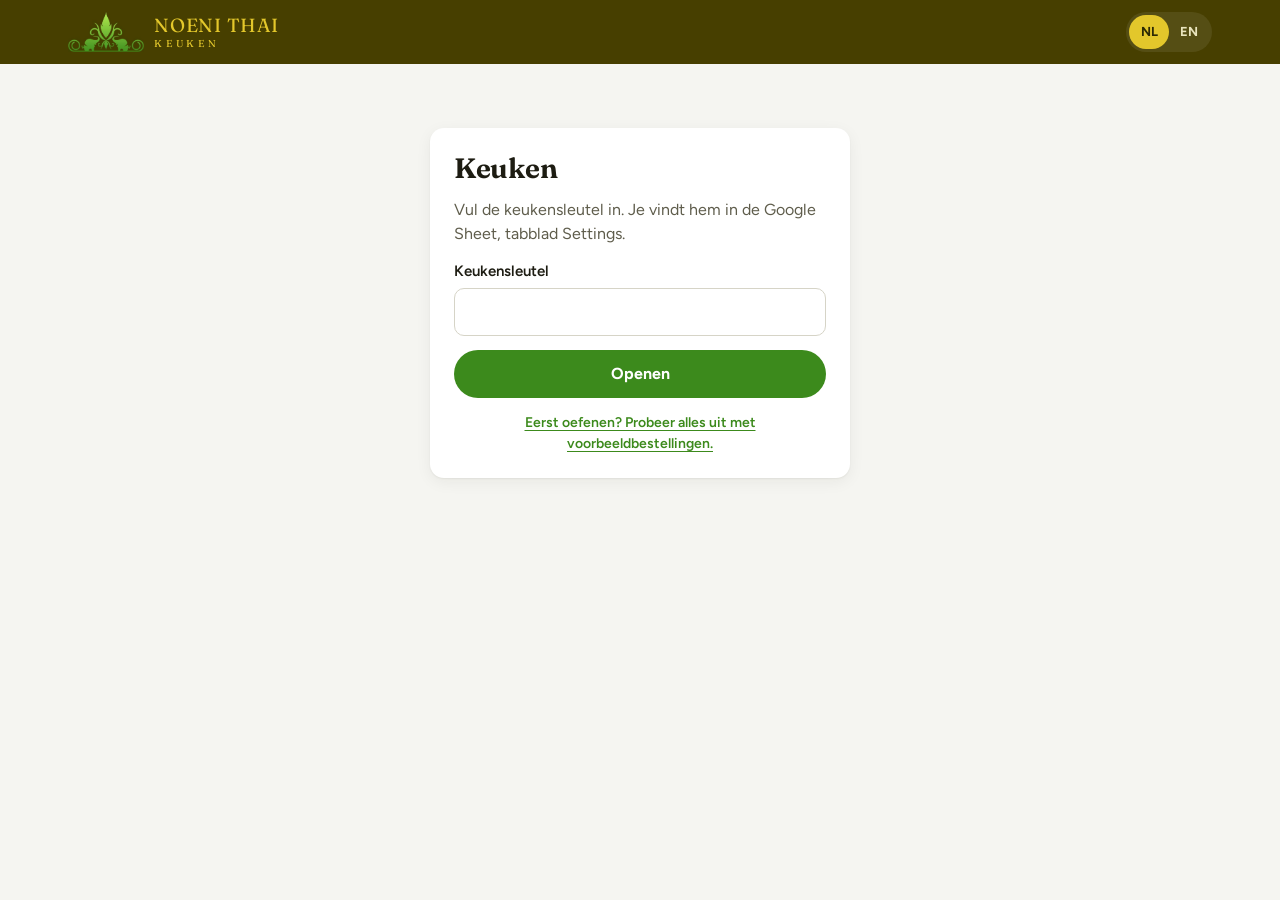
<file: keuken.html>
<!doctype html>
<html lang="nl-BE">
<head>
  <meta charset="utf-8">
  <meta name="viewport" content="width=device-width, initial-scale=1, viewport-fit=cover">
  <meta name="robots" content="noindex, nofollow">
  <title>Keuken · Noeni Thai Kitchen</title>
  <meta name="theme-color" content="#473f00">
  <link rel="icon" href="img/icon.svg" type="image/svg+xml">
  <link rel="preconnect" href="https://fonts.googleapis.com">
  <link rel="preconnect" href="https://fonts.gstatic.com" crossorigin>
  <link href="https://fonts.googleapis.com/css2?family=Fraunces:opsz,wght@9..144,500;9..144,650&family=Figtree:wght@400;500;600;700&display=swap" rel="stylesheet">
  <link rel="stylesheet" href="styles.css">
  <link rel="stylesheet" href="keuken.css">
</head>
<body class="k">
  <div class="demo-bar" id="demoBar" hidden></div>
  <header class="top">
    <div class="wrap top-in">
      <a class="brand" href="index.html" aria-label="Noeni Thai Kitchen">
        <span class="brand-mark" aria-hidden="true"></span>
        <span class="brand-name">Noeni Thai<small data-t="kitchen">Kitchen</small></span>
      </a>
      <div class="lang" role="group" aria-label="Language">
        <button type="button" data-lang="nl">NL</button>
        <button type="button" data-lang="en">EN</button>
      </div>
    </div>
  </header>

  <!-- Login -->
  <main class="wrap k-login" id="login" hidden>
    <form id="loginForm" class="k-card">
      <h1 data-t="loginTitle"></h1>
      <p class="muted" data-t="loginText"></p>
      <div class="field">
        <label for="key" data-t="key"></label>
        <input id="key" type="password" autocomplete="current-password" required>
      </div>
      <p class="err" id="loginErr"></p>
      <button class="btn btn-primary btn-block" data-t="login"></button>
      <button type="button" class="btn-link small" id="practiceLogin" hidden data-act="practice" data-t="practiceLogin"></button>
    </form>
  </main>

  <!-- Dashboard -->
  <main class="wrap k-main" id="dash" hidden>
    <div class="k-toolbar">
      <div class="field">
        <label for="day" data-t="day"></label>
        <select id="day"></select>
      </div>
      <div class="field">
        <label for="route" data-t="route"></label>
        <select id="route"></select>
      </div>
      <div class="k-actions">
        <button type="button" class="btn btn-ghost" id="refresh" data-t="refresh"></button>
        <button type="button" class="btn btn-ghost" id="csv" data-t="csv"></button>
        <button type="button" class="btn btn-ghost" id="printSlips" data-t="printSlips"></button>
        <button type="button" class="btn btn-ghost" id="help" data-t="help"></button>
      </div>
    </div>

    <div class="k-stats" id="stats"></div>

    <div class="k-tabs" role="tablist">
      <button type="button" role="tab" data-tab="cook" data-t="tabCook"></button>
      <button type="button" role="tab" data-tab="deliver" data-t="tabDeliver"></button>
      <button type="button" role="tab" data-tab="orders" data-t="tabOrders"></button>
    </div>

    <section id="tab-cook" class="k-panel"></section>
    <section id="tab-deliver" class="k-panel"></section>
    <section id="tab-orders" class="k-panel"></section>
    <p class="muted k-empty" id="empty" hidden data-t="none"></p>
  </main>

  <!-- Packing slips, only shown when printing -->
  <div class="slips" id="slips"></div>

  <div class="toast" id="toast" role="status" hidden></div>

  <script src="config.js" defer></script>
  <script src="menu.js" defer></script>
  <script src="shared.js" defer></script>
  <script src="demo.js" defer></script>
  <script src="guide.js" defer></script>
  <script src="keuken.js" defer></script>
</body>
</html>
</file>
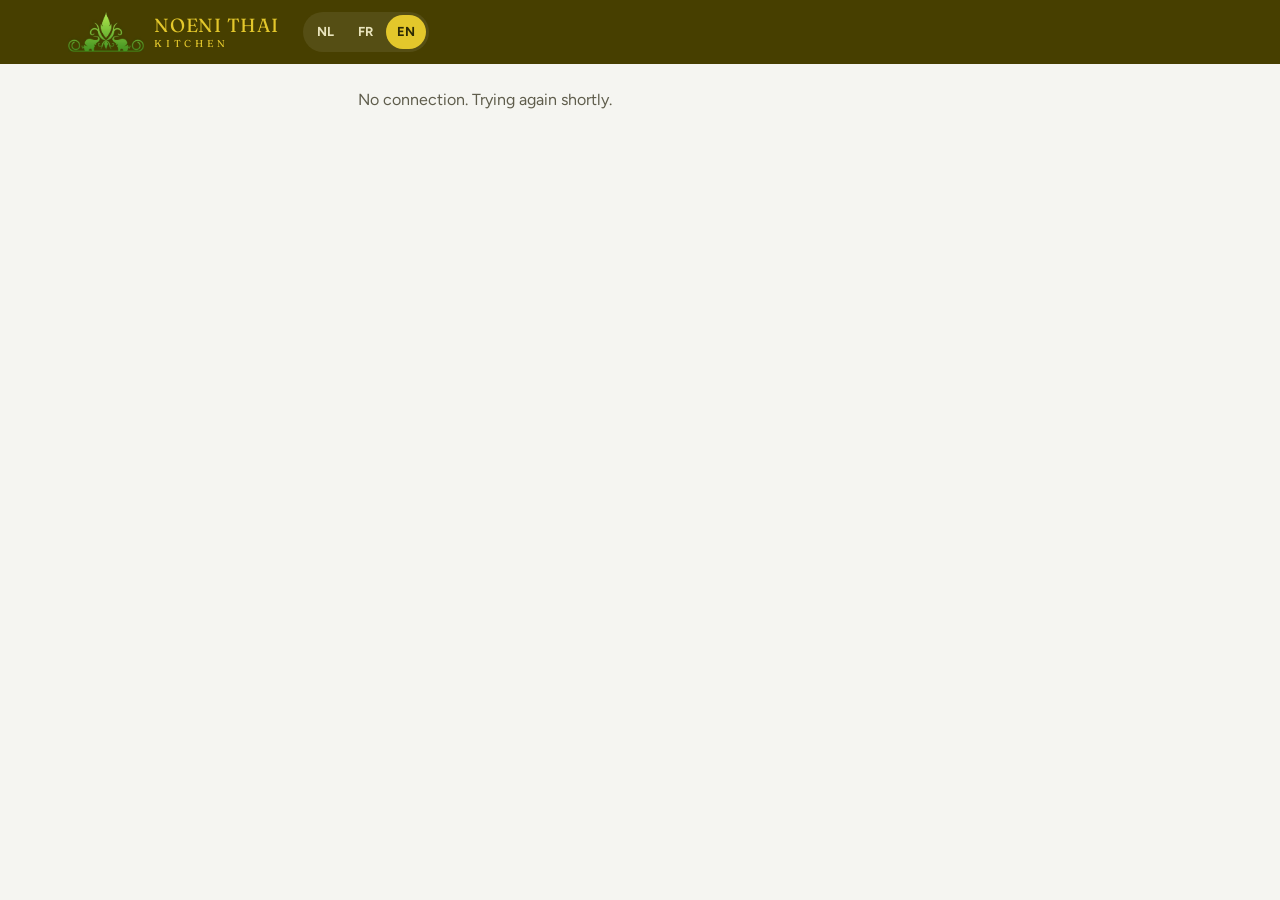
<file: track.html>
<!doctype html>
<html lang="nl-BE">
<head>
  <meta charset="utf-8">
  <meta name="viewport" content="width=device-width, initial-scale=1, viewport-fit=cover">
  <meta name="robots" content="noindex, nofollow">
  <meta name="referrer" content="no-referrer">
  <title>Volg je levering · Noeni Thai Kitchen</title>
  <meta name="theme-color" content="#473f00">
  <link rel="icon" href="img/icon.svg" type="image/svg+xml">
  <link rel="preconnect" href="https://fonts.googleapis.com">
  <link rel="preconnect" href="https://fonts.gstatic.com" crossorigin>
  <link href="https://fonts.googleapis.com/css2?family=Fraunces:opsz,wght@9..144,500;9..144,650&family=Figtree:wght@400;500;600;700&display=swap" rel="stylesheet">
  <link rel="stylesheet" href="styles.css">
  <link rel="stylesheet" href="track.css">
</head>
<body>
  <div class="demo-bar" id="demoBar" hidden>
    <span id="demoText"></span>
    <label class="t-demo-pick"><span id="demoPickLabel"></span> <select id="demoPick"></select></label>
  </div>
  <header class="top">
    <div class="wrap top-in">
      <a class="brand" href="index.html" aria-label="Noeni Thai Kitchen">
        <span class="brand-mark" aria-hidden="true"></span>
        <span class="brand-name">Noeni Thai<small>Kitchen</small></span>
      </a>
      <div class="lang" role="group" aria-label="Taal / Langue / Language">
        <button type="button" data-lang="nl">NL</button>
        <button type="button" data-lang="fr">FR</button>
        <button type="button" data-lang="en">EN</button>
      </div>
    </div>
  </header>

  <main class="wrap t-main">
    <p class="muted" id="loading"></p>
    <section class="t-card" id="card" hidden aria-live="polite"></section>
    <section class="t-card t-error" id="error" hidden></section>
    <p class="t-help" id="help" hidden></p>
  </main>

  <script src="config.js" defer></script>
  <script src="menu.js" defer></script>
  <script src="shared.js" defer></script>
  <script src="demo.js" defer></script>
  <script src="track.js" defer></script>
</body>
</html>
</file>
<file: styles.css>
/* Noeni Thai Kitchen — colours taken from the logo (deep olive, leaf green, gold). */
:root {
  --olive: #473f00;
  --olive-2: #57520f;
  --olive-ink: #2c2a04;
  --leaf: #3c8a1c;
  --leaf-hover: #2f7213;
  --leaf-soft: #ebf5e3;
  --gold: #e3c72b;
  --gold-hover: #f0d643;
  --gold-soft: #fbf4c9;
  --chili: #b8380e;
  --chili-soft: #fdebe3;
  --ice: #1d6aa3;
  --ice-soft: #e6f1fa;

  --bg: #f5f5f1;
  --surface: #ffffff;
  --ink: #1d1c12;
  --muted: #5f5d4c;
  --line: #e3e1d6;
  --focus: #1d6aa3;

  --r: 14px;
  --r-sm: 10px;
  --shadow: 0 1px 2px rgba(40, 38, 10, .06), 0 4px 16px rgba(40, 38, 10, .06);
  --shadow-lg: 0 10px 40px rgba(40, 38, 10, .18);
  --font: 'Figtree', system-ui, -apple-system, 'Segoe UI', sans-serif;
  --serif: 'Fraunces', Georgia, serif;
  --bar-h: 0px;
}

*, *::before, *::after { box-sizing: border-box; }
html { scroll-behavior: smooth; -webkit-text-size-adjust: 100%; }
body {
  margin: 0;
  background: var(--bg);
  color: var(--ink);
  font: 16px/1.5 var(--font);
  text-align: left;
  -webkit-font-smoothing: antialiased;
  padding-bottom: var(--bar-h);
}
body.locked { overflow: hidden; }
img { max-width: 100%; display: block; }
h1, h2, h3 { line-height: 1.15; margin: 0; }
h1, h2 { font-family: var(--serif); font-weight: 650; letter-spacing: -.01em; }
p { margin: 0; }
a { color: var(--leaf); }
button { font: inherit; color: inherit; cursor: pointer; }
input, select, textarea { font: inherit; color: inherit; }
[hidden] { display: none !important; }
:focus-visible { outline: 3px solid var(--focus); outline-offset: 2px; border-radius: 6px; }
svg { width: 1em; height: 1em; fill: none; stroke: currentColor; stroke-width: 2.2; stroke-linecap: round; stroke-linejoin: round; }

.wrap { width: 100%; max-width: 1200px; margin: 0 auto; padding: 0 16px; }
@media (min-width: 720px) { .wrap { padding: 0 28px; } }
.muted { color: var(--muted); }
.skip { position: absolute; left: -999px; top: 8px; background: #fff; padding: 8px 12px; z-index: 100; }
.skip:focus { left: 8px; }

/* ---------- buttons ---------- */
.btn {
  display: inline-flex; align-items: center; justify-content: center; gap: 8px;
  min-height: 48px; padding: 0 22px; border-radius: 999px; border: 0;
  font-weight: 700; text-decoration: none; white-space: nowrap;
  transition: background .15s, transform .1s;
}
.btn:active { transform: translateY(1px); }
.btn-primary { background: var(--leaf); color: #fff; }
.btn-primary:hover { background: var(--leaf-hover); }
.btn-primary:disabled { background: #b9c4ad; cursor: not-allowed; }
.btn-gold { background: var(--gold); color: var(--olive-ink); }
.btn-gold:hover { background: var(--gold-hover); }
.btn-dark { background: var(--olive); color: #fff; }
.btn-ghost { background: var(--surface); border: 1.5px solid var(--line); color: var(--ink); }
.btn-ghost:hover { border-color: var(--olive-2); }
.btn-block { width: 100%; }
.btn-link { background: none; border: 0; padding: 0; color: var(--leaf); font-weight: 600; text-decoration: underline; text-underline-offset: 3px; }
.btn-link.small, .small { font-size: 14px; }
.icon-btn { width: 44px; height: 44px; border-radius: 50%; border: 0; background: transparent; display: grid; place-items: center; font-size: 22px; }
.icon-btn:hover { background: var(--bg); }

/* ---------- top ---------- */
.demo-bar { background: var(--gold-soft); color: var(--olive-ink); font-size: 14px; padding: 8px 16px; border-bottom: 1px solid #efe29a; }
.banner { background: var(--leaf); color: #fff; padding: 10px 16px; font-weight: 600; }
.top { background: var(--olive); color: #fff; position: sticky; top: 0; z-index: 30; }
.top-in { display: flex; align-items: center; gap: 16px; height: 64px; }
.brand { display: flex; align-items: center; gap: 10px; text-decoration: none; color: var(--gold); }
/* Emblem cut out of the logo file (elephants + leaf), name set in type next to it. */
.brand-mark { width: 76px; height: 40px; background: url(img/logo.jpg) -35.6px -0.9px / 147px auto no-repeat; flex: none; }
.brand-name { font-family: var(--serif); font-size: 19px; line-height: 1; letter-spacing: .04em; text-transform: uppercase; white-space: nowrap; }
.brand-name small { display: block; font-size: 10px; letter-spacing: .38em; margin-top: 4px; }
@media (max-width: 420px) { .brand-mark { display: none; } }
.top-nav { display: none; gap: 24px; margin-left: auto; }
.top-nav a { color: #f2edc6; text-decoration: none; font-weight: 600; font-size: 15px; }
.top-nav a:hover { color: var(--gold); }
.lang { margin-left: auto; display: flex; background: rgba(255,255,255,.08); border-radius: 999px; padding: 3px; }
.lang button { border: 0; background: none; color: #e9e4bd; font-size: 13px; font-weight: 700; padding: 6px 11px; border-radius: 999px; min-width: 40px; min-height: 34px; }
.lang button[aria-pressed="true"] { background: var(--gold); color: var(--olive-ink); }
@media (min-width: 860px) { .top-nav { display: flex; } .lang { margin-left: 8px; } }

/* ---------- hero ---------- */
.hero { background: var(--olive); color: #fff; padding: 20px 0 40px; overflow: hidden; }
.hero-in { display: grid; gap: 28px; align-items: center; }
.eyebrow { color: var(--gold); font-weight: 700; letter-spacing: .08em; text-transform: uppercase; font-size: 13px; margin-bottom: 10px; }
.hero h1 { font-size: clamp(32px, 7vw, 54px); max-width: 15ch; }
.lead { color: #e7e3c4; font-size: 18px; margin-top: 14px; max-width: 46ch; }
.where { margin-top: 24px; background: rgba(255,255,255,.07); border: 1px solid rgba(255,255,255,.12); border-radius: var(--r); padding: 16px; max-width: 520px; }
.where-label { font-weight: 700; display: block; margin-bottom: 8px; }
.where-row { display: flex; gap: 10px; }
.where-row input {
  width: 128px; min-height: 48px; padding: 0 14px; border-radius: 999px; border: 2px solid transparent;
  background: #fff; color: var(--ink); font-size: 18px; font-weight: 600; letter-spacing: .1em;
}
.where-row input:focus { outline: none; border-color: var(--gold); }
.where-row .btn { flex: 1; }
.where-hint { color: #d5d0ad; font-size: 14px; margin-top: 8px; }
.next:empty { display: none; }
.next { margin-top: 14px; display: grid; gap: 12px; }
.next-item { background: rgba(0,0,0,.18); border-radius: var(--r-sm); padding: 12px 14px; }
.next-label { font-size: 13px; color: var(--gold); font-weight: 700; text-transform: uppercase; letter-spacing: .05em; }
.next-date { font-family: var(--serif); font-size: 24px; margin-top: 2px; }
.next-date::first-letter, .cal-date::first-letter { text-transform: uppercase; }
.next-dl { font-size: 14px; color: #e7e3c4; margin-top: 4px; }
.next-none { color: #f6efc0; font-size: 15px; }
.pill { display: inline-block; background: var(--gold); color: var(--olive-ink); font-weight: 700; border-radius: 999px; padding: 1px 9px; font-size: 13px; margin-left: 4px; white-space: nowrap; }
.pill-warn { background: #ffb38f; margin-left: 0; }
.reorder { color: var(--gold); margin-top: 16px; display: inline-block; }

.hero-photos { display: grid; grid-template-columns: 1.2fr 1fr; grid-template-rows: 1fr 1fr; gap: 10px; height: 200px; }
.hero-photos img { width: 100%; height: 100%; object-fit: cover; border-radius: var(--r); }
.hero-photos .p1 { grid-row: 1 / 3; }
@media (min-width: 900px) {
  .hero { padding: 40px 0 64px; }
  .hero-in { grid-template-columns: 1.05fr 1fr; gap: 48px; }
  .hero-photos { height: 460px; gap: 14px; }
}

/* ---------- late notice ---------- */
.late { background: #fff1ea; border-bottom: 1px solid #f6d3c3; }
.late-in { display: flex; gap: 16px; align-items: center; justify-content: space-between; padding-top: 12px; padding-bottom: 12px; }
.late strong { display: block; color: var(--chili); }
.late span { font-size: 14px; }

/* ---------- layout ---------- */
.layout { display: grid; grid-template-columns: minmax(0, 1fr); gap: 32px; padding-top: 36px; padding-bottom: 56px; }
.menu-col { min-width: 0; }
@media (min-width: 1024px) { .layout { grid-template-columns: minmax(0, 1fr) 360px; align-items: start; } }
.menu-head h2 { font-size: clamp(28px, 4vw, 38px); }
.menu-head p { margin-top: 6px; }

.filters { position: sticky; top: 64px; z-index: 20; background: var(--bg); padding: 14px 0 10px; margin: 0 -16px; padding-left: 16px; padding-right: 16px; }
@media (min-width: 720px) { .filters { margin: 0; padding-left: 0; padding-right: 0; } }
.chips { display: flex; gap: 8px; overflow-x: auto; scrollbar-width: none; padding-bottom: 2px; }
.chips::-webkit-scrollbar { display: none; }
.chip {
  flex: none; border: 1.5px solid var(--line); background: var(--surface); border-radius: 999px;
  padding: 8px 14px; font-weight: 600; font-size: 15px; min-height: 40px;
}
.chip-n { color: var(--muted); font-weight: 500; font-size: 13px; }
.chip[aria-selected="true"] { background: var(--olive); color: #fff; border-color: var(--olive); }
.chip[aria-selected="true"] .chip-n { color: var(--gold); }
.filter-row { display: flex; gap: 10px; margin-top: 10px; align-items: center; }
.search { flex: 1; display: flex; align-items: center; gap: 8px; background: var(--surface); border: 1.5px solid var(--line); border-radius: 999px; padding: 0 14px; min-height: 42px; color: var(--muted); }
.search:focus-within { border-color: var(--olive-2); }
.search input { border: 0; outline: none; background: none; flex: 1; min-width: 0; color: var(--ink); font-size: 15px; }
.toggle { display: inline-flex; align-items: center; gap: 8px; font-size: 14px; font-weight: 600; white-space: nowrap; cursor: pointer; }
.toggle input { width: 18px; height: 18px; accent-color: var(--leaf); }

.cat { margin-top: 26px; scroll-margin-top: 170px; }
.cat-title { font-size: 13px; text-transform: uppercase; letter-spacing: .09em; color: var(--muted); font-weight: 700; margin-bottom: 12px; }
.cards { display: grid; gap: 14px; }
@media (min-width: 640px) { .cards { grid-template-columns: 1fr 1fr; } }

/* ---------- card ---------- */
.card { background: var(--surface); border-radius: var(--r); box-shadow: var(--shadow); overflow: hidden; display: flex; flex-direction: column; border: 2px solid transparent; transition: border-color .15s; }
.card.in-cart { border-color: var(--leaf); }
.card-img { aspect-ratio: 16 / 10; background: #ecebe3; overflow: hidden; }
.card-img img { width: 100%; height: 100%; object-fit: cover; transition: transform .4s; }
.card:hover .card-img img { transform: scale(1.03); }
/* Smaller extras / desserts: photo beside the text on wide cards */
.cards:not(.cards-big) .card { flex-direction: row; }
.cards:not(.cards-big) .card-img { aspect-ratio: auto; width: 112px; flex: none; }
.card.no-img .card-body { border-left: 5px solid var(--gold); }
.card-body { padding: 14px 16px 16px; display: flex; flex-direction: column; gap: 6px; flex: 1; min-width: 0; }
.card-title { display: flex; flex-wrap: wrap; gap: 6px 10px; align-items: center; }
.card-title h3 { font-family: var(--serif); font-size: 21px; font-weight: 650; }
.badges { display: flex; gap: 6px; }
.badge { display: inline-flex; align-items: center; gap: 4px; font-size: 12px; font-weight: 700; border-radius: 999px; padding: 2px 8px; }
.badge-spicy { background: var(--chili-soft); color: var(--chili); }
.badge-frozen { background: var(--ice-soft); color: var(--ice); }
.card-sub { color: var(--muted); font-size: 15px; }
.ing summary { font-size: 14px; color: var(--olive-2); font-weight: 600; cursor: pointer; width: max-content; }
.ing p { font-size: 14px; color: var(--muted); margin-top: 4px; }
.variants { list-style: none; padding: 0; margin: 6px 0 0; display: grid; gap: 4px; }
.variant { display: grid; grid-template-columns: 1fr auto auto; gap: 12px; align-items: center; min-height: 44px; border-top: 1px solid var(--line); padding-top: 6px; }
.variant:first-child { border-top: 0; padding-top: 0; }
.v-label { font-size: 15px; }
.v-price { font-weight: 700; font-variant-numeric: tabular-nums; }
.variant.is-sold .v-label, .variant.is-sold .v-price { color: #a3a191; text-decoration: line-through; }
.sold { font-size: 13px; color: var(--chili); font-weight: 700; }
.card-extra { display: flex; flex-wrap: wrap; gap: 6px 16px; align-items: center; margin-top: 4px; }
.note-wrap textarea { width: 100%; border: 1.5px solid var(--line); border-radius: var(--r-sm); padding: 8px 10px; resize: vertical; font-size: 15px; }
.check { display: inline-flex; gap: 8px; align-items: center; cursor: pointer; }
.check input { width: 18px; height: 18px; accent-color: var(--leaf); flex: none; }

.add {
  width: 44px; height: 44px; border-radius: 50%; border: 0; background: var(--leaf); color: #fff;
  display: grid; place-items: center; font-size: 20px; box-shadow: 0 2px 6px rgba(60,138,28,.3);
}
.add:hover { background: var(--leaf-hover); }
.stepper { display: inline-flex; align-items: center; background: var(--leaf-soft); border-radius: 999px; }
.stepper button { width: 40px; height: 40px; border-radius: 50%; border: 0; background: transparent; display: grid; place-items: center; font-size: 18px; color: var(--leaf-hover); }
.stepper button:hover { background: rgba(60,138,28,.12); }
.stepper button:disabled { opacity: .35; cursor: not-allowed; }
.stepper output { min-width: 24px; text-align: center; font-weight: 700; font-variant-numeric: tabular-nums; }
.empty-results { margin-top: 24px; }

/* ---------- cart ---------- */
.cart-col { display: none; }
@media (min-width: 1024px) { .cart-col { display: block; position: sticky; top: 84px; } }
.cart-card { background: var(--surface); border-radius: var(--r); box-shadow: var(--shadow); padding: 18px; max-height: calc(100vh - 104px); overflow: auto; }
.cart-top { display: flex; justify-content: space-between; align-items: baseline; }
.cart-h { font-family: var(--serif); font-size: 24px; }
.cart-empty { margin-top: 10px; }
.lines { list-style: none; padding: 0; margin: 12px 0; }
.line { display: grid; grid-template-columns: 1fr auto auto; gap: 8px; align-items: center; padding: 10px 0; border-bottom: 1px solid var(--line); }
.line-main { min-width: 0; }
.line-name { font-weight: 600; display: block; }
.line-name small { color: var(--muted); font-weight: 500; }
.line-note { display: block; font-size: 13px; color: var(--muted); font-style: italic; overflow-wrap: anywhere; }
.line-total { font-weight: 700; min-width: 52px; text-align: right; font-variant-numeric: tabular-nums; }
.line .stepper button { width: 34px; height: 34px; }
.line .add { width: 34px; height: 34px; }
.lines-static .line { grid-template-columns: 1fr auto; }
#stepCart .cart-h { visibility: hidden; }
.suggest p { font-size: 13px; font-weight: 700; text-transform: uppercase; letter-spacing: .06em; color: var(--muted); }
.suggest-row { display: flex; flex-wrap: wrap; gap: 6px; margin-top: 6px; }
.suggest-btn { border: 1.5px dashed #cfcdbd; background: var(--surface); border-radius: 999px; padding: 6px 12px; font-size: 14px; font-weight: 600; min-height: 36px; }
.suggest-btn span { color: var(--muted); font-weight: 500; }
.suggest-btn:hover { border-color: var(--leaf); border-style: solid; color: var(--leaf-hover); }
.method-switch { display: grid; grid-template-columns: 1fr 1fr; background: var(--bg); border-radius: 999px; padding: 4px; margin: 12px 0; }
.method-switch button { border: 0; background: none; border-radius: 999px; min-height: 38px; font-weight: 700; font-size: 14px; color: var(--muted); }
.method-switch button[aria-pressed="true"] { background: var(--surface); color: var(--ink); box-shadow: var(--shadow); }
.progress { margin: 10px 0; }
.progress-bar { height: 8px; background: var(--bg); border-radius: 999px; overflow: hidden; }
.progress-bar span { display: block; height: 100%; background: var(--gold); border-radius: 999px; transition: width .3s; }
.progress.ok .progress-bar span { background: var(--leaf); }
.progress p { font-size: 14px; margin-top: 6px; font-weight: 600; color: var(--olive-2); }
.sums { margin: 12px 0 16px; display: grid; gap: 4px; }
.sums div { display: flex; justify-content: space-between; }
.sums dt { color: var(--muted); }
.sums dd { margin: 0; font-variant-numeric: tabular-nums; }
.sum-total { border-top: 1px solid var(--line); padding-top: 8px; margin-top: 4px; font-size: 19px; font-weight: 800; }
.sum-total dt { color: var(--ink); }

/* ---------- mobile order bar ---------- */
.bar { position: fixed; left: 0; right: 0; bottom: 0; z-index: 40; padding: 10px 16px calc(10px + env(safe-area-inset-bottom)); background: linear-gradient(to top, var(--bg) 70%, rgba(245,245,241,0)); }
.bar-btn { width: 100%; display: flex; align-items: center; gap: 12px; min-height: 56px; border: 0; border-radius: 999px; background: var(--leaf); color: #fff; padding: 0 10px 0 10px; font-weight: 700; font-size: 17px; box-shadow: var(--shadow-lg); }
.bar-count { background: #fff; color: var(--leaf); border-radius: 999px; min-width: 36px; height: 36px; display: grid; place-items: center; font-size: 15px; }
.bar-total { margin-left: auto; padding-right: 10px; font-variant-numeric: tabular-nums; }
body:has(.bar:not([hidden])) { --bar-h: 84px; }
@media (min-width: 1024px) { .bar { display: none !important; } body { --bar-h: 0px !important; } }

/* ---------- sheet (dialog) ---------- */
.sheet {
  padding: 0; border: 0; margin: 0; width: 100%; max-width: 100%; height: 100%; max-height: 100%;
  background: var(--surface); color: var(--ink);
}
.sheet[open] { display: flex; flex-direction: column; }
.sheet::backdrop { background: rgba(30, 28, 6, .5); }
@media (min-width: 720px) {
  .sheet { margin: 0 0 0 auto; width: 560px; height: 100%; box-shadow: var(--shadow-lg); }
}
.sheet-head { display: grid; grid-template-columns: 44px 1fr 44px; align-items: center; gap: 8px; padding: 8px 12px; border-bottom: 1px solid var(--line); }
.sheet-head h2 { font-size: 20px; text-align: center; }
/* Keep the grid columns when the back button is not needed */
.sheet-head .icon-btn[hidden] { display: grid !important; visibility: hidden; }
.sheet-body { overflow: auto; padding: 18px 20px calc(28px + env(safe-area-inset-bottom)); flex: 1; }
.step { display: grid; gap: 18px; }

fieldset { border: 0; padding: 0; margin: 0; }
legend { font-weight: 700; margin-bottom: 8px; padding: 0; }
.choice-grid { display: grid; grid-template-columns: 1fr 1fr; gap: 10px; }
.choice-grid.three { grid-template-columns: 1fr; }
@media (min-width: 480px) { .choice-grid.three { grid-template-columns: repeat(3, 1fr); } }
.choice { position: relative; cursor: pointer; }
.choice input { position: absolute; opacity: 0; inset: 0; }
.choice-box { display: flex; flex-direction: column; gap: 2px; border: 2px solid var(--line); border-radius: var(--r-sm); padding: 12px 14px; height: 100%; }
.choice-box small { color: var(--muted); font-size: 13px; line-height: 1.35; }
.choice input:checked + .choice-box { border-color: var(--leaf); background: var(--leaf-soft); }
.choice input:focus-visible + .choice-box { outline: 3px solid var(--focus); outline-offset: 2px; }
.grid2 { display: grid; gap: 14px; }
@media (min-width: 480px) { .grid2 { grid-template-columns: 1fr 1fr; } .span2 { grid-column: span 2; } }
.field { display: grid; gap: 5px; align-content: start; }
.field label { font-weight: 600; font-size: 15px; }
.field input, .field select, .field textarea {
  width: 100%; min-height: 48px; border: 1.5px solid #d6d4c7; border-radius: var(--r-sm); padding: 10px 12px; background: #fff; font-size: 16px;
}
.field textarea { min-height: 0; resize: vertical; }
.field input:focus, .field select:focus, .field textarea:focus { outline: none; border-color: var(--leaf); box-shadow: 0 0 0 3px var(--leaf-soft); }
.field [aria-invalid="true"] { border-color: var(--chili); }
.hint { font-size: 13px; color: var(--muted); }
.hint.is-warn { color: var(--chili); font-weight: 600; }
.err { font-size: 14px; color: var(--chili); font-weight: 600; }
.err:empty { display: none; }
.route-note { font-size: 14px; font-weight: 600; color: var(--leaf-hover); background: var(--leaf-soft); padding: 8px 12px; border-radius: var(--r-sm); }
.route-note.is-bad { color: var(--chili); background: var(--chili-soft); }
.form-err { background: var(--chili-soft); color: var(--chili); padding: 10px 14px; border-radius: var(--r-sm); font-weight: 600; }
.hp { position: absolute; left: -9999px; width: 1px; height: 1px; overflow: hidden; }
.summary .sums { margin: 0; background: var(--bg); padding: 12px 14px; border-radius: var(--r-sm); }

/* ---------- done ---------- */
.done-head { text-align: left; }
.done-icon { width: 56px; height: 56px; border-radius: 50%; background: var(--leaf); color: #fff; display: grid; place-items: center; font-size: 30px; margin-bottom: 12px; }
.done-head h2 { font-size: 30px; }
.done-head p { color: var(--muted); margin-top: 4px; }
.kv { margin: 0; display: grid; grid-template-columns: auto 1fr; gap: 6px 14px; }
.kv div { display: contents; }
.kv dt { color: var(--muted); }
.kv dd { margin: 0; overflow-wrap: anywhere; text-transform: none; }
.done-kv { background: var(--bg); padding: 12px 14px; border-radius: var(--r-sm); }
.pay { border: 2px solid var(--gold); background: #fffdf0; border-radius: var(--r); padding: 16px; }
.pay h3 { font-size: 18px; margin-bottom: 10px; }
.pay-grid { display: grid; gap: 16px; }
@media (min-width: 480px) { .pay-grid { grid-template-columns: 180px 1fr; align-items: start; } }
.qr { background: #fff; border-radius: var(--r-sm); padding: 6px; width: 180px; }
.qr svg { width: 100%; height: auto; display: block; }
.pay .kv { margin-top: 10px; }
.done-actions { display: flex; flex-wrap: wrap; gap: 10px; }

/* ---------- how / info / footer ---------- */
.how { background: var(--surface); padding: 48px 0; border-top: 1px solid var(--line); }
.how h2, .info h2 { font-size: clamp(26px, 4vw, 34px); }
.steps { list-style: none; padding: 0; margin: 24px 0 0; display: grid; gap: 18px; }
@media (min-width: 760px) { .steps { grid-template-columns: repeat(3, 1fr); gap: 28px; } }
.steps li { display: grid; gap: 6px; }
.num { width: 40px; height: 40px; border-radius: 50%; background: var(--gold); color: var(--olive-ink); display: grid; place-items: center; font-weight: 800; font-family: var(--serif); font-size: 20px; }
.steps h3 { font-size: 19px; margin-top: 4px; }
.steps p { color: var(--muted); }
.info { padding: 48px 0 56px; }
.info-grid { display: grid; gap: 28px; }
@media (min-width: 860px) { .info-grid { grid-template-columns: 1.3fr 1fr; gap: 56px; } }
.facts { padding-left: 20px; margin: 16px 0 24px; display: grid; gap: 8px; }
.info h3 { font-size: 19px; margin-bottom: 6px; }
.cal-card { background: var(--surface); border-radius: var(--r); box-shadow: var(--shadow); padding: 20px; align-self: start; }
.cal { list-style: none; padding: 0; margin: 12px 0 0; }
.cal li { display: grid; grid-template-columns: 110px 1fr; gap: 10px; padding: 9px 10px; border-radius: var(--r-sm); }
.cal li + li { border-top: 1px solid var(--line); }
.cal li.is-mine { background: var(--leaf-soft); border-top-color: transparent; font-weight: 700; }
.cal-date { font-weight: 700; font-variant-numeric: tabular-nums; }
.cal-pickup { color: var(--muted); }
.foot { background: var(--olive); color: #d9d4b0; padding: 24px 0 calc(24px + var(--bar-h)); font-size: 14px; }
.foot-in { display: flex; flex-wrap: wrap; gap: 12px; justify-content: space-between; }
.foot-link { color: #d9d4b0; }

.toast { position: fixed; left: 50%; bottom: 100px; transform: translateX(-50%); background: var(--olive-ink); color: #fff; padding: 10px 18px; border-radius: 999px; font-weight: 600; z-index: 100; }

/* ---------- print: just the confirmation ---------- */
@media print {
  body > *:not(.sheet) { display: none !important; }
  .sheet { position: static; display: block !important; width: auto; height: auto; box-shadow: none; }
  .sheet-head, .done-actions { display: none !important; }
  .sheet-body { overflow: visible; }
}

/* First-time guide (guide.js): a card at the bottom that points at parts of the page */
.guide { position: fixed; z-index: 90; left: 12px; right: 12px; bottom: calc(12px + var(--bar-h)); max-width: 440px; margin: 0 auto; background: var(--surface); border-radius: var(--r); box-shadow: var(--shadow-lg); border-top: 5px solid var(--gold); padding: 16px 18px 18px; display: grid; gap: 10px; }
@media (min-width: 760px) { .guide { left: auto; right: 24px; bottom: 24px; margin: 0; } }
.guide h2 { font-size: 22px; }
.guide p { font-size: 16px; color: var(--ink); }
.guide-top { display: flex; align-items: center; justify-content: space-between; }
.guide-count { font-size: 13px; font-weight: 700; color: var(--muted); text-transform: uppercase; letter-spacing: .04em; }
.guide-x { border: 0; background: none; font-size: 26px; line-height: 1; width: 40px; height: 40px; margin: -8px -10px -8px 0; color: var(--muted); }
.guide-foot { display: flex; align-items: center; gap: 10px; margin-top: 4px; }
.guide-foot .btn { min-height: 44px; padding: 0 18px; font-size: 15px; }
.guide-foot .btn-primary { margin-left: auto; }
.guide-dots { display: flex; gap: 5px; margin-right: auto; }
.guide-dots i { width: 7px; height: 7px; border-radius: 50%; background: var(--line); }
.guide-dots i.on { background: var(--leaf); width: 18px; border-radius: 4px; }
.guide-foot .guide-dots + .btn-primary { margin-left: 0; }
.guide-extra { border-top: 1px solid var(--line); padding-top: 10px; }
.guide-spot { outline: 3px solid var(--gold) !important; outline-offset: 4px; border-radius: 10px; animation: guide-pulse 1.6s ease-out 2; }
@keyframes guide-pulse { 0% { box-shadow: 0 0 0 0 rgba(227, 199, 43, .55); } 100% { box-shadow: 0 0 0 14px rgba(227, 199, 43, 0); } }
@media (prefers-reduced-motion: reduce) { .guide-spot { animation: none; } }
.guide-open { display: inline-flex; gap: 6px; align-items: center; }
.how-guide { margin-top: 22px; }
.hero .guide-open { display: block; margin-top: 12px; }
</file>
<file: keuken.css>
/* Kitchen dashboard — extends styles.css */
.k-login { display: grid; place-items: start center; padding-top: 64px; padding-bottom: 64px; }
.k-card { background: var(--surface); border-radius: var(--r); box-shadow: var(--shadow); padding: 24px; width: 100%; max-width: 420px; display: grid; gap: 14px; }
.k-card h1 { font-size: 28px; }
.k-main { padding-top: 24px; padding-bottom: 64px; }

.k-toolbar { display: flex; flex-wrap: wrap; gap: 12px; align-items: end; }
.k-toolbar .field { min-width: 200px; flex: 1; max-width: 340px; }
.k-actions { display: flex; flex-wrap: wrap; gap: 8px; margin-left: auto; }
.k-actions .btn { min-height: 44px; padding: 0 16px; font-size: 15px; }

.k-stats { display: grid; grid-template-columns: repeat(2, 1fr); gap: 10px; margin: 18px 0; }
@media (min-width: 760px) { .k-stats { grid-template-columns: repeat(5, 1fr); } }
.stat { background: var(--surface); border-radius: var(--r-sm); box-shadow: var(--shadow); padding: 12px 14px; }
.stat b { display: block; font-size: 26px; font-family: var(--serif); font-variant-numeric: tabular-nums; }
.stat span { font-size: 13px; color: var(--muted); font-weight: 600; }
.stat.warn b { color: var(--chili); }

.k-tabs { display: flex; gap: 6px; border-bottom: 2px solid var(--line); margin-bottom: 16px; overflow-x: auto; overflow-y: hidden; }
.k .lang { margin-left: auto; }
.k-tabs button { border: 0; background: none; padding: 10px 14px; font-weight: 700; color: var(--muted); border-bottom: 3px solid transparent; margin-bottom: -2px; white-space: nowrap; min-height: 44px; }
.k-tabs button[aria-selected="true"] { color: var(--ink); border-bottom-color: var(--leaf); }

.k-table { width: 100%; border-collapse: collapse; background: var(--surface); border-radius: var(--r-sm); overflow: hidden; box-shadow: var(--shadow); font-size: 15px; }
.k-table th, .k-table td { padding: 10px 12px; border-bottom: 1px solid var(--line); text-align: left; vertical-align: top; }
.k-table th { background: #fafaf6; font-size: 13px; text-transform: uppercase; letter-spacing: .04em; color: var(--muted); }
.k-table td.qty, .k-table th.qty { text-align: right; font-variant-numeric: tabular-nums; }
.k-table tfoot td { font-weight: 800; background: #fafaf6; }
.k-table .big { font-size: 20px; font-weight: 800; }
.k-scroll { overflow-x: auto; border-radius: var(--r-sm); }
.k-notes { margin: 4px 0 0; padding-left: 18px; font-size: 13px; color: var(--chili); }

.route-block { margin-bottom: 26px; }
.route-head { display: flex; flex-wrap: wrap; gap: 10px; align-items: center; justify-content: space-between; margin-bottom: 10px; }
.route-head h2 { font-size: 22px; }
.route-head .btns { display: flex; flex-wrap: wrap; gap: 8px; }
.route-head .btn { min-height: 40px; padding: 0 14px; font-size: 14px; }
.stops { list-style: none; padding: 0; margin: 0; display: grid; gap: 10px; counter-reset: stop; }
.stop { background: var(--surface); border-radius: var(--r-sm); box-shadow: var(--shadow); padding: 12px 14px; display: grid; gap: 8px; grid-template-columns: 34px 1fr; counter-increment: stop; }
.stop::before { content: counter(stop); width: 30px; height: 30px; border-radius: 50%; background: var(--olive); color: var(--gold); display: grid; place-items: center; font-weight: 800; }
.stop.is-done { opacity: .55; }
.stop.is-next { outline: 3px solid var(--gold); }
.stop.is-next::before { background: var(--gold); color: var(--olive-ink); }
.stop-done { display: flex; flex-wrap: wrap; gap: 8px 12px; align-items: center; margin-top: 6px; }
.btn-deliver { min-height: 48px; padding: 0 22px; font-size: 16px; }
.next-tag { background: var(--gold); color: var(--olive-ink); }
.run-tag { background: var(--leaf-soft); color: var(--leaf-hover); font-size: 13px; padding: 8px 12px; }
.stop-main { display: grid; gap: 4px; min-width: 0; }
.stop-top { display: flex; flex-wrap: wrap; gap: 4px 12px; align-items: baseline; }
.stop-top strong { font-size: 17px; }
.stop-id { font-size: 13px; color: var(--muted); }
.stop a { font-weight: 600; }
.stop-items { font-size: 14px; color: var(--muted); }
.stop-remarks { font-size: 14px; color: var(--chili); font-weight: 600; }
.stop-ctrl { display: flex; flex-wrap: wrap; gap: 8px 16px; align-items: center; margin-top: 4px; }
.stop-ctrl input[type="text"] { width: 140px; min-height: 38px; border: 1.5px solid #d6d4c7; border-radius: 8px; padding: 4px 10px; }
.tag { display: inline-block; font-size: 12px; font-weight: 700; padding: 2px 8px; border-radius: 999px; background: var(--bg); }
.tag.paid { background: var(--leaf-soft); color: var(--leaf-hover); }
.tag.unpaid { background: var(--chili-soft); color: var(--chili); }

.k-search { max-width: 360px; margin-bottom: 12px; }
.k-empty { padding: 24px 0; }

.slips { display: none; }
@media print {
  body.k > *:not(.slips) { display: none !important; }
  .slips { display: block; }
  .slip { page-break-after: always; font: 14px/1.4 Arial, sans-serif; padding: 8mm; }
  .slip h2 { font-size: 22px; margin-bottom: 4px; }
  .slip table { width: 100%; border-collapse: collapse; margin: 10px 0; }
  .slip td { border-bottom: 1px solid #ccc; padding: 4px 0; }
  .slip .box { border: 2px solid #000; padding: 6px 10px; margin-top: 8px; }
}
</file>
<file: track.css>
/* Delivery tracking page — extends styles.css */
.t-main { max-width: 620px; padding-top: 24px; padding-bottom: 64px; display: grid; gap: 16px; }
.t-card { background: var(--surface); border-radius: var(--r); box-shadow: var(--shadow); padding: 20px; display: grid; gap: 18px; }
.t-kicker { font-size: 14px; font-weight: 600; color: var(--muted); }
.t-title h1 { font-size: 30px; }
.t-title p { margin-top: 6px; font-size: 17px; }

/* Checkpoints */
.t-steps { list-style: none; margin: 0; padding: 0; display: grid; }
.t-step { display: grid; grid-template-columns: 32px 1fr; gap: 12px; position: relative; padding-bottom: 18px; }
.t-step:last-child { padding-bottom: 0; }
.t-step::after { content: ''; position: absolute; left: 15px; top: 32px; bottom: 0; width: 2px; background: var(--line); }
.t-step:last-child::after { display: none; }
.t-step.done::after { background: var(--leaf); }
.t-dot { width: 32px; height: 32px; border-radius: 50%; display: grid; place-items: center; background: var(--bg); border: 2px solid var(--line); color: var(--muted); font-weight: 800; font-size: 14px; position: relative; z-index: 1; }
.t-step.done .t-dot { background: var(--leaf); border-color: var(--leaf); color: #fff; }
.t-step.now .t-dot { background: var(--gold); border-color: var(--gold); color: var(--olive-ink); box-shadow: 0 0 0 5px var(--gold-soft); }
.t-step b { display: block; padding-top: 4px; }
.t-sub { display: block; font-size: 15px; color: var(--muted); }
.t-count { display: block; margin-top: 4px; }
.t-step.todo b { color: var(--muted); font-weight: 600; }

/* One segment per stop: delivered, still to go, and yours */
.t-bar { display: flex; gap: 3px; margin-top: 10px; }
.t-bar i { flex: 1; height: 10px; border-radius: 3px; background: var(--line); }
.t-bar i.done { background: var(--leaf); }
.t-bar i.me { background: var(--gold); outline: 2px solid var(--olive); outline-offset: 1px; }
.t-legend { display: flex; flex-wrap: wrap; gap: 4px 14px; margin-top: 8px; font-size: 13px; color: var(--muted); }
.t-legend i { display: inline-block; width: 10px; height: 10px; border-radius: 3px; margin-right: 5px; vertical-align: -1px; background: var(--line); }
.t-legend i.done { background: var(--leaf); }
.t-legend i.me { background: var(--gold); }

.t-facts { display: grid; grid-template-columns: 1fr 1fr; gap: 10px; margin: 0; }
.t-facts div { background: var(--bg); border-radius: var(--r-sm); padding: 10px 12px; }
.t-facts dt { font-size: 13px; font-weight: 600; color: var(--muted); }
.t-facts dd { margin: 2px 0 0; font-size: 18px; font-weight: 700; font-variant-numeric: tabular-nums; }
.t-note { font-size: 14px; color: var(--muted); }
.t-error h1 { font-size: 24px; }
.t-help { font-size: 15px; }
.t-help a { font-weight: 700; }

.demo-bar { display: flex; flex-wrap: wrap; gap: 6px 14px; align-items: center; }
.t-demo-pick { display: inline-flex; gap: 6px; align-items: center; font-weight: 600; }
.t-demo-pick select { font-size: 14px; padding: 4px 6px; border-radius: 6px; border: 1px solid #d6cf8f; background: #fff; max-width: 220px; }
</file>
